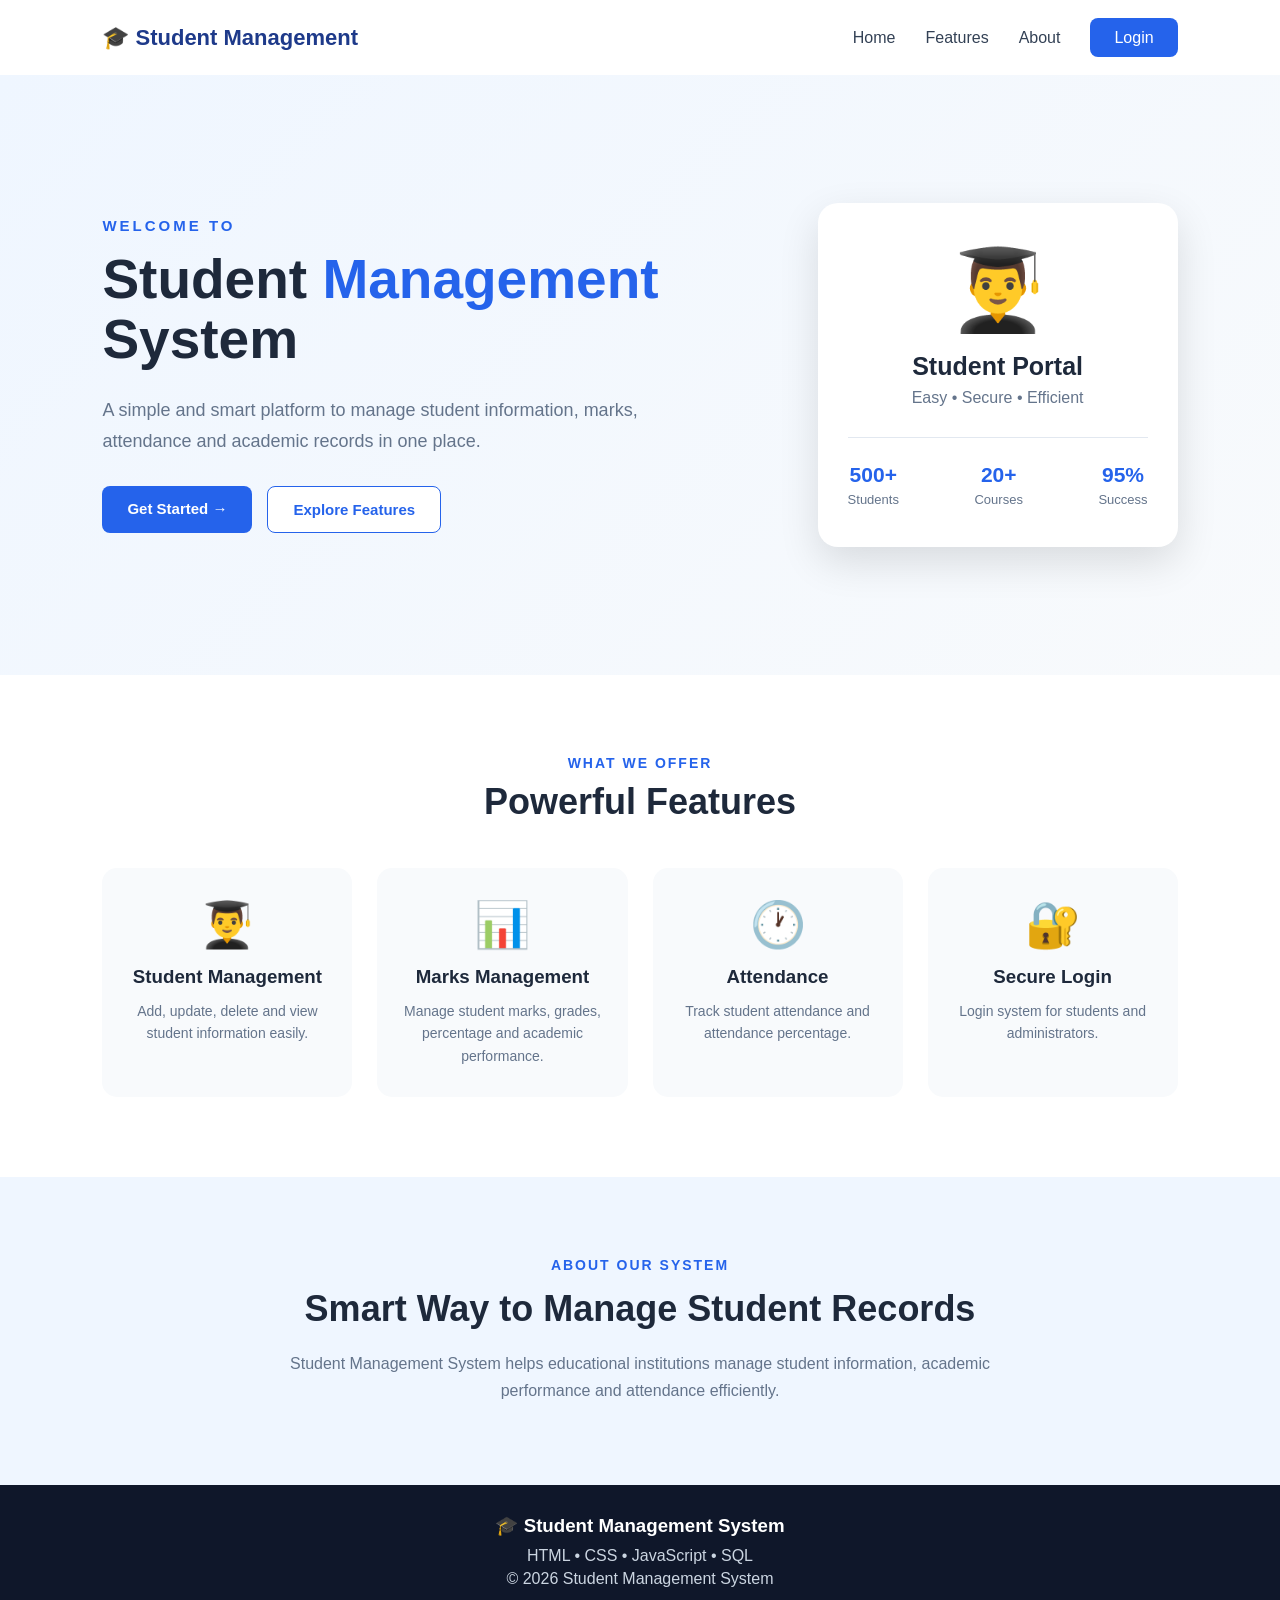
<file: Student-Management-system/index.html>
<!DOCTYPE html>
<html lang="en">

<head>
    <meta charset="UTF-8">
    <meta name="viewport" content="width=device-width, initial-scale=1.0">

    <title>Student Management System</title>

    <link rel="stylesheet" href="style.css">
</head>

<body>

    <!-- Navigation Bar -->
    <nav class="navbar">

        <div class="logo">
            🎓 Student Management
        </div>

        <ul class="nav-links">

            <li>
                <a href="index.html">Home</a>
            </li>

            <li>
                <a href="#features">Features</a>
            </li>

            <li>
                <a href="#about">About</a>
            </li>

            <li>
                <a href="login.php" class="login-btn">
                    Login
                </a>
            </li>

        </ul>

    </nav>


    <!-- Hero Section -->
    <section class="hero">

        <div class="hero-content">

            <p class="welcome">
                WELCOME TO
            </p>

            <h1>
                Student
                <span>Management</span>
                System
            </h1>

            <p class="hero-description">
                A simple and smart platform to manage student
                information, marks, attendance and academic records
                in one place.
            </p>

            <div class="buttons">

                <!-- Changed login.html to login.php -->
                <a href="login.php" class="primary-btn">
                    Get Started →
                </a>

                <button
                    class="secondary-btn"
                    onclick="scrollToFeatures()"
                >
                    Explore Features
                </button>

            </div>

        </div>


        <!-- Right Side Card -->
        <div class="hero-card">

            <div class="student-icon">
                👨‍🎓
            </div>

            <h2>
                Student Portal
            </h2>

            <p>
                Easy • Secure • Efficient
            </p>


            <div class="stats">

                <div class="stat">

                    <h3>
                        500+
                    </h3>

                    <p>
                        Students
                    </p>

                </div>


                <div class="stat">

                    <h3>
                        20+
                    </h3>

                    <p>
                        Courses
                    </p>

                </div>


                <div class="stat">

                    <h3>
                        95%
                    </h3>

                    <p>
                        Success
                    </p>

                </div>

            </div>

        </div>

    </section>


    <!-- Features Section -->
    <section
        class="features"
        id="features"
    >

        <div class="section-heading">

            <p>
                WHAT WE OFFER
            </p>

            <h2>
                Powerful Features
            </h2>

        </div>


        <div class="feature-container">


            <!-- Feature 1 -->
            <div class="feature-card">

                <div class="feature-icon">
                    👨‍🎓
                </div>

                <h3>
                    Student Management
                </h3>

                <p>
                    Add, update, delete and view student
                    information easily.
                </p>

            </div>


            <!-- Feature 2 -->
            <div class="feature-card">

                <div class="feature-icon">
                    📊
                </div>

                <h3>
                    Marks Management
                </h3>

                <p>
                    Manage student marks, grades,
                    percentage and academic performance.
                </p>

            </div>


            <!-- Feature 3 -->
            <div class="feature-card">

                <div class="feature-icon">
                    🕐
                </div>

                <h3>
                    Attendance
                </h3>

                <p>
                    Track student attendance and
                    attendance percentage.
                </p>

            </div>


            <!-- Feature 4 -->
            <div class="feature-card">

                <div class="feature-icon">
                    🔐
                </div>

                <h3>
                    Secure Login
                </h3>

                <p>
                    Login system for students and
                    administrators.
                </p>

            </div>

        </div>

    </section>


    <!-- About Section -->
    <section
        class="about"
        id="about"
    >

        <div class="about-content">

            <p class="about-title">
                ABOUT OUR SYSTEM
            </p>

            <h2>
                Smart Way to Manage
                Student Records
            </h2>

            <p>
                Student Management System helps educational
                institutions manage student information,
                academic performance and attendance efficiently.
            </p>

        </div>

    </section>


    <!-- Footer -->
    <footer>

        <h3>
            🎓 Student Management System
        </h3>

        <p>
            HTML • CSS • JavaScript • SQL
        </p>

        <p>
            © 2026 Student Management System
        </p>

    </footer>


    <script src="script.js"></script>

</body>

</html>
</file>
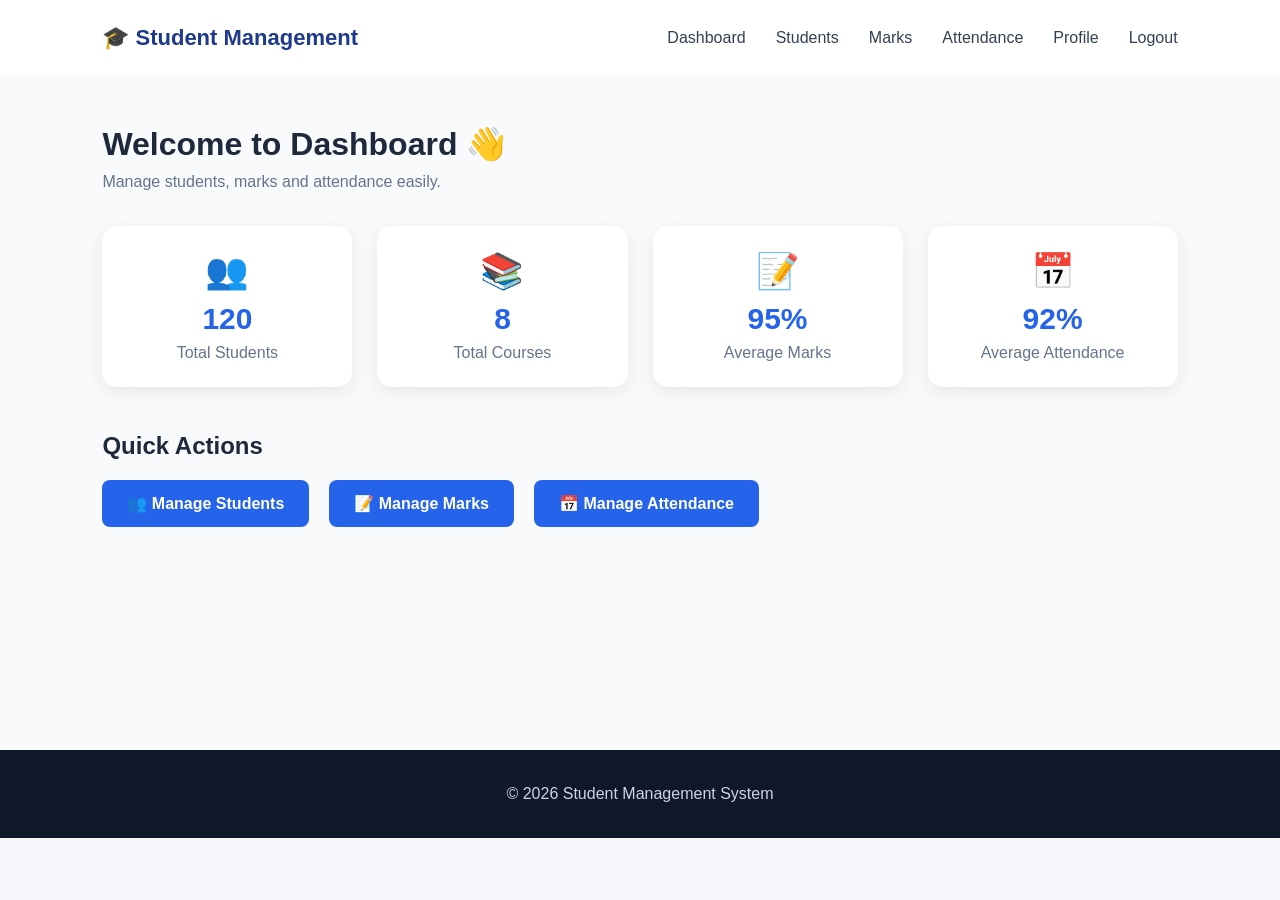
<file: Student-Management-system/dashboard.html>
<!DOCTYPE html>
<html>
<head>
    <meta charset="UTF-8">

    <title>Dashboard - Student Management System</title>

    <link rel="stylesheet" href="style.css">
</head>

<body>

<!-- Navigation Bar -->
<nav class="navbar">

    <div class="logo">
        🎓 Student Management
    </div>

    <div class="nav-links">
        <a href="dashboard.html">Dashboard</a>
<a href="students.php">Students</a>
<a href="marks.php">Marks</a>
<a href="attendance.php">Attendance</a>
<a href="profile.html">Profile</a>
<a href="login.php">Logout</a>
    </div>

</nav>


<!-- Dashboard -->
<section class="dashboard">

    <h1>Welcome to Dashboard 👋</h1>

    <p class="dashboard-subtitle">
        Manage students, marks and attendance easily.
    </p>


    <!-- Dashboard Cards -->
    <div class="dashboard-cards">

        <div class="dashboard-card">
            <div class="card-icon">👥</div>
            <h2>120</h2>
            <p>Total Students</p>
        </div>


        <div class="dashboard-card">
            <div class="card-icon">📚</div>
            <h2>8</h2>
            <p>Total Courses</p>
        </div>


        <div class="dashboard-card">
            <div class="card-icon">📝</div>
            <h2>95%</h2>
            <p>Average Marks</p>
        </div>


        <div class="dashboard-card">
            <div class="card-icon">📅</div>
            <h2>92%</h2>
            <p>Average Attendance</p>
        </div>

    </div>


    <!-- Quick Actions -->
    <div class="quick-section">

        <h2>Quick Actions</h2>

        <div class="quick-buttons">

            <a href="students.html" class="quick-btn">
                👥 Manage Students
            </a>

            <a href="marks.html" class="quick-btn">
                📝 Manage Marks
            </a>

            <a href="attendance.html" class="quick-btn">
                📅 Manage Attendance
            </a>

        </div>

    </div>

</section>


<!-- Footer -->
<footer>
    <p>© 2026 Student Management System</p>
</footer>

</body>
</html>
</file>
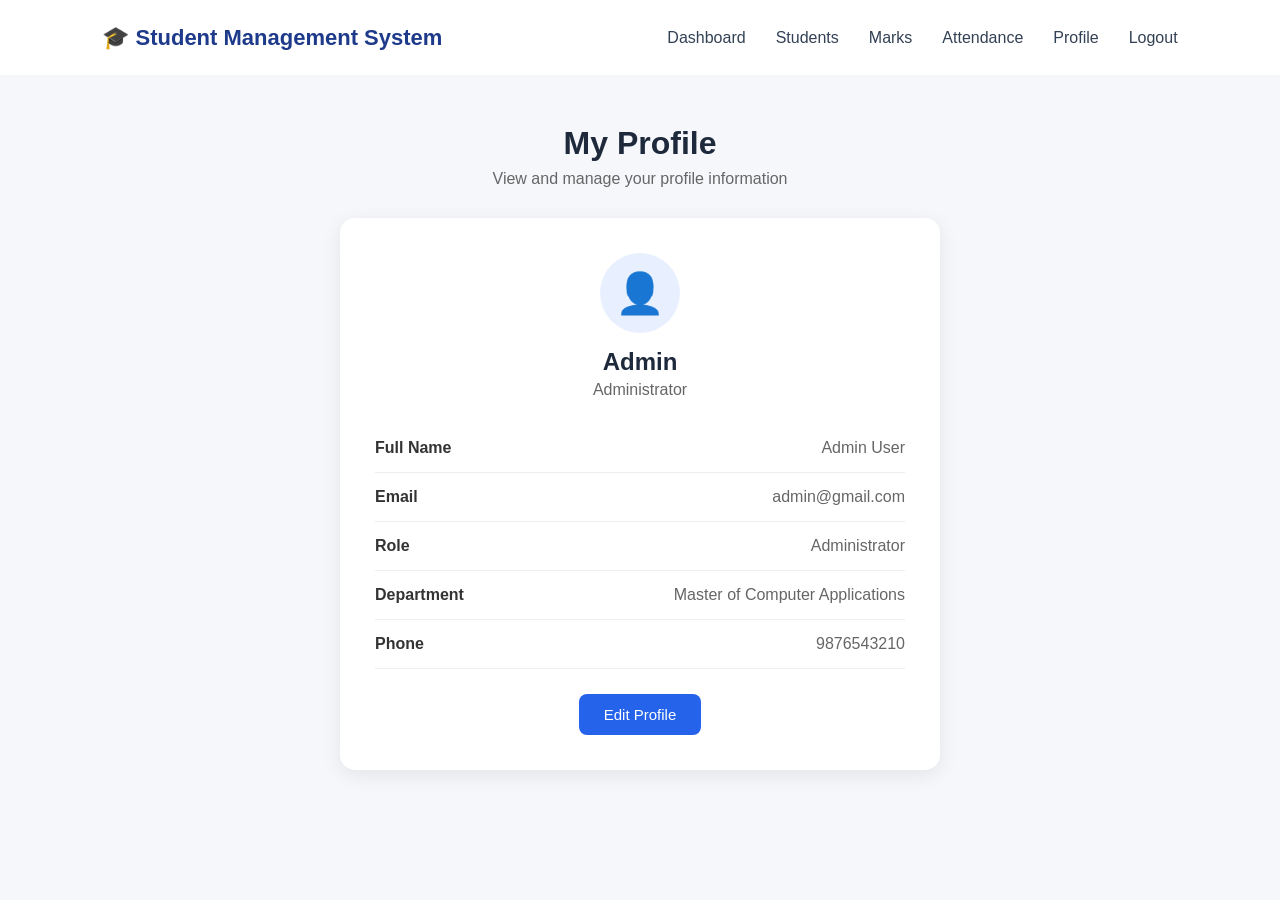
<file: Student-Management-system/profile.html>
<!DOCTYPE html>
<html>

<head>
    <meta charset="UTF-8">
    <title>Profile - Student Management System</title>
    <link rel="stylesheet" href="style.css">
</head>

<body>

    <!-- Navbar -->
   <nav class="navbar">

    <div class="logo">
        🎓 Student Management System
    </div>

    <div class="nav-links">

        <a href="dashboard.html">Dashboard</a>

        <a href="students.php">Students</a>

        <a href="marks.php">Marks</a>

        <a href="attendance.php">Attendance</a>

        <a href="profile.html" class="active">Profile</a>

        <a href="login.php">Logout</a>

    </div>

</nav>


    <!-- Profile Section -->
    <section class="profile-page">

        <h1>My Profile</h1>

        <p class="profile-subtitle">
            View and manage your profile information
        </p>


        <div class="profile-card">

            <!-- Profile Icon -->
            <div class="profile-icon">
                👤
            </div>

            <h2 id="profileName">Admin</h2>

            <p class="profile-role">
                Administrator
            </p>


            <div class="profile-details">

                <div class="profile-item">
                    <strong>Full Name</strong>
                    <span id="nameText">Admin User</span>

                    <input type="text"
                           id="nameInput"
                           value="Admin User"
                           style="display:none;">
                </div>


                <div class="profile-item">
                    <strong>Email</strong>
                    <span id="emailText">admin@gmail.com</span>

                    <input type="email"
                           id="emailInput"
                           value="admin@gmail.com"
                           style="display:none;">
                </div>


                <div class="profile-item">
                    <strong>Role</strong>
                    <span>Administrator</span>
                </div>


                <div class="profile-item">
                    <strong>Department</strong>
                    <span id="departmentText">
                        Master of Computer Applications
                    </span>

                    <input type="text"
                           id="departmentInput"
                           value="Master of Computer Applications"
                           style="display:none;">
                </div>


                <div class="profile-item">
                    <strong>Phone</strong>
                    <span id="phoneText">9876543210</span>

                    <input type="text"
                           id="phoneInput"
                           value="9876543210"
                           style="display:none;">
                </div>

            </div>


            <!-- Buttons -->

            <button class="edit-profile-btn"
                    id="editButton"
                    onclick="editProfile()">
                Edit Profile
            </button>


            <button class="save-profile-btn"
                    id="saveButton"
                    onclick="saveProfile()"
                    style="display:none;">
                Save Changes
            </button>


            <button class="cancel-profile-btn"
                    id="cancelButton"
                    onclick="cancelEdit()"
                    style="display:none;">
                Cancel
            </button>

        </div>

    </section>


    <script>

        // Edit Profile
        function editProfile() {

            document.getElementById("nameText").style.display = "none";
            document.getElementById("emailText").style.display = "none";
            document.getElementById("departmentText").style.display = "none";
            document.getElementById("phoneText").style.display = "none";


            document.getElementById("nameInput").style.display = "block";
            document.getElementById("emailInput").style.display = "block";
            document.getElementById("departmentInput").style.display = "block";
            document.getElementById("phoneInput").style.display = "block";


            document.getElementById("editButton").style.display = "none";

            document.getElementById("saveButton").style.display = "inline-block";

            document.getElementById("cancelButton").style.display = "inline-block";
        }


        // Save Profile
        function saveProfile() {

            let name = document.getElementById("nameInput").value;
            let email = document.getElementById("emailInput").value;
            let department = document.getElementById("departmentInput").value;
            let phone = document.getElementById("phoneInput").value;


            if (name === "" || email === "" || department === "" || phone === "") {

                alert("Please fill all fields!");
                return;
            }


            document.getElementById("nameText").textContent = name;
            document.getElementById("emailText").textContent = email;
            document.getElementById("departmentText").textContent = department;
            document.getElementById("phoneText").textContent = phone;


            document.getElementById("profileName").textContent = name;


            document.getElementById("nameText").style.display = "inline";
            document.getElementById("emailText").style.display = "inline";
            document.getElementById("departmentText").style.display = "inline";
            document.getElementById("phoneText").style.display = "inline";


            document.getElementById("nameInput").style.display = "none";
            document.getElementById("emailInput").style.display = "none";
            document.getElementById("departmentInput").style.display = "none";
            document.getElementById("phoneInput").style.display = "none";


            document.getElementById("editButton").style.display = "inline-block";

            document.getElementById("saveButton").style.display = "none";

            document.getElementById("cancelButton").style.display = "none";


            alert("Profile Updated Successfully!");
        }


        // Cancel Edit
        function cancelEdit() {

            document.getElementById("nameInput").value =
                document.getElementById("nameText").textContent;

            document.getElementById("emailInput").value =
                document.getElementById("emailText").textContent;

            document.getElementById("departmentInput").value =
                document.getElementById("departmentText").textContent;

            document.getElementById("phoneInput").value =
                document.getElementById("phoneText").textContent;


            document.getElementById("nameText").style.display = "inline";
            document.getElementById("emailText").style.display = "inline";
            document.getElementById("departmentText").style.display = "inline";
            document.getElementById("phoneText").style.display = "inline";


            document.getElementById("nameInput").style.display = "none";
            document.getElementById("emailInput").style.display = "none";
            document.getElementById("departmentInput").style.display = "none";
            document.getElementById("phoneInput").style.display = "none";


            document.getElementById("editButton").style.display = "inline-block";

            document.getElementById("saveButton").style.display = "none";

            document.getElementById("cancelButton").style.display = "none";
        }

    </script>

</body>

</html>
</file>
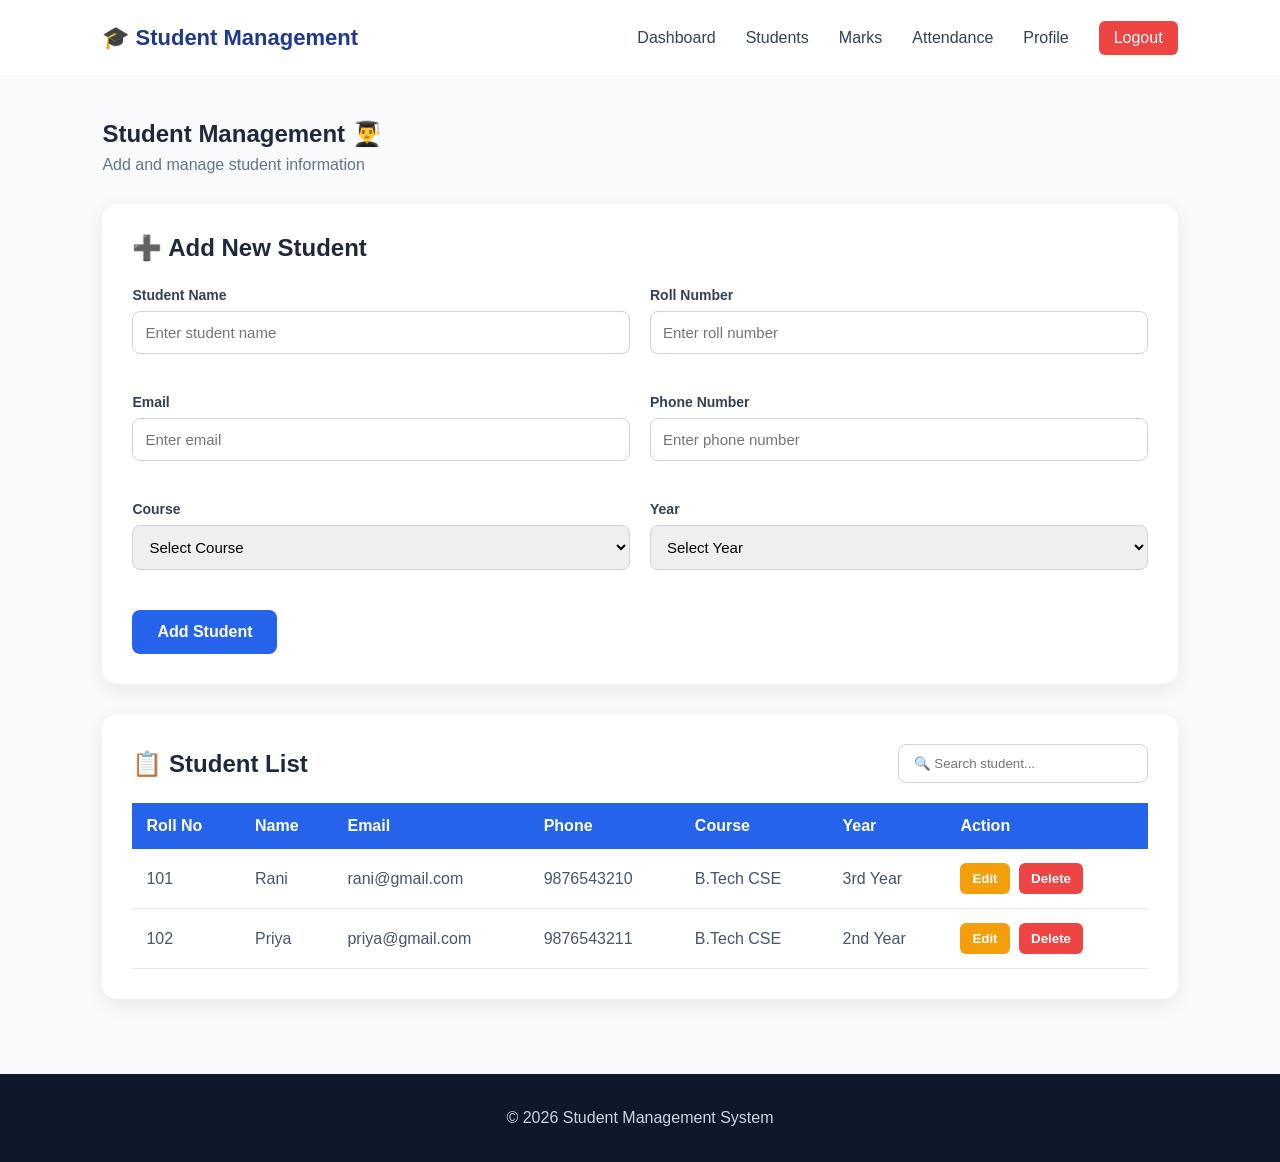
<file: Student-Management-system/students.html>
<!DOCTYPE html>
<html lang="en">

<head>
    <meta charset="UTF-8">

    <meta name="viewport"
          content="width=device-width, initial-scale=1.0">

    <title>Students - Student Management System</title>

    <link rel="stylesheet" href="style.css">
</head>

<body>

<!-- Navigation Bar -->

<nav class="navbar">

    <div class="logo">
        🎓 Student Management
    </div>

    <div class="nav-links">

        <a href="dashboard.html">Dashboard</a>

        <a href="students.html">Students</a>

        <a href="marks.html">Marks</a>

        <a href="attendance.html">Attendance</a>

        <a href="profile.html">Profile</a>

        <a href="index.html" class="logout-btn">
            Logout
        </a>

    </div>

</nav>


<!-- Students Section -->

<section class="students-page">

    <h1>Student Management 👨‍🎓</h1>

    <p class="students-subtitle">
        Add and manage student information
    </p>


    <!-- Add Student Form -->

    <div class="student-form-card">

        <h2>➕ Add New Student</h2>

        <form id="studentForm">

            <div class="form-row">

                <div class="input-group">

                    <label>Student Name</label>

                    <input
                        type="text"
                        id="studentName"
                        placeholder="Enter student name"
                        required
                    >

                </div>


                <div class="input-group">

                    <label>Roll Number</label>

                    <input
                        type="text"
                        id="rollNumber"
                        placeholder="Enter roll number"
                        required
                    >

                </div>

            </div>


            <div class="form-row">

                <div class="input-group">

                    <label>Email</label>

                    <input
                        type="email"
                        id="studentEmail"
                        placeholder="Enter email"
                        required
                    >

                </div>


                <div class="input-group">

                    <label>Phone Number</label>

                    <input
                        type="tel"
                        id="studentPhone"
                        placeholder="Enter phone number"
                        required
                    >

                </div>

            </div>


            <div class="form-row">

                <div class="input-group">

                    <label>Course</label>

                    <select id="studentCourse" required>

                        <option value="">
                            Select Course
                        </option>

                        <option value="B.Tech CSE">
                            B.Tech CSE
                        </option>

                        <option value="B.Tech ECE">
                            B.Tech ECE
                        </option>

                        <option value="B.Tech EEE">
                            B.Tech EEE
                        </option>

                        <option value="B.Tech MECH">
                            B.Tech MECH
                        </option>

                    </select>

                </div>


                <div class="input-group">

                    <label>Year</label>

                    <select id="studentYear" required>

                        <option value="">
                            Select Year
                        </option>

                        <option value="1st Year">
                            1st Year
                        </option>

                        <option value="2nd Year">
                            2nd Year
                        </option>

                        <option value="3rd Year">
                            3rd Year
                        </option>

                        <option value="4th Year">
                            4th Year
                        </option>

                    </select>

                </div>

            </div>


            <button type="submit" class="add-student-btn">
                Add Student
            </button>

        </form>

    </div>


    <!-- Student List -->

    <div class="student-list-card">

        <div class="student-list-header">

            <h2>📋 Student List</h2>

            <input
                type="text"
                id="searchStudent"
                placeholder="🔍 Search student..."
            >

        </div>


        <div class="table-container">

            <table>

                <thead>

                    <tr>

                        <th>Roll No</th>

                        <th>Name</th>

                        <th>Email</th>

                        <th>Phone</th>

                        <th>Course</th>

                        <th>Year</th>

                        <th>Action</th>

                    </tr>

                </thead>


                <tbody id="studentTableBody">

                    <tr>

                        <td>101</td>

                        <td>Rani</td>

                        <td>rani@gmail.com</td>

                        <td>9876543210</td>

                        <td>B.Tech CSE</td>

                        <td>3rd Year</td>

                        <td>

                            <button class="edit-btn">
                                Edit
                            </button>

                            <button class="delete-btn">
                                Delete
                            </button>

                        </td>

                    </tr>


                    <tr>

                        <td>102</td>

                        <td>Priya</td>

                        <td>priya@gmail.com</td>

                        <td>9876543211</td>

                        <td>B.Tech CSE</td>

                        <td>2nd Year</td>

                        <td>

                            <button class="edit-btn">
                                Edit
                            </button>

                            <button class="delete-btn">
                                Delete
                            </button>

                        </td>

                    </tr>

                </tbody>

            </table>

        </div>

    </div>

</section>


<!-- Footer -->

<footer>

    <p>
        © 2026 Student Management System
    </p>

</footer>


<script src="script.js"></script>

</body>

</html>
</file>
<file: Student-Management-system/style.css>
/* =========================
   BASIC SETTINGS
========================= */

* {
    margin: 0;
    padding: 0;
    box-sizing: border-box;
}

html {
    scroll-behavior: smooth;
}

body {
    font-family: Arial, sans-serif;
    background: #f5f7fb;
    color: #1e293b;
}


/* =========================
   NAVIGATION BAR
========================= */

.navbar {
    height: 75px;

    display: flex;
    align-items: center;
    justify-content: space-between;

    padding: 0 8%;

    background: white;

    box-shadow: 0 2px 10px rgba(0, 0, 0, 0.08);
}

.logo {
    font-size: 22px;
    font-weight: bold;
    color: #1e3a8a;
}

.nav-links {
    display: flex;
    align-items: center;
    gap: 30px;

    list-style: none;
}

.nav-links a {
    text-decoration: none;
    color: #334155;

    font-size: 16px;
    font-weight: 500;

    transition: 0.3s;
}

.nav-links a:hover {
    color: #2563eb;
}

.login-btn {
    background: #2563eb;

    color: white !important;

    padding: 11px 24px;

    border-radius: 8px;
}

.login-btn:hover {
    background: #1d4ed8;
}


/* =========================
   HERO SECTION
========================= */

.hero {
    min-height: 600px;

    padding: 80px 8%;

    display: flex;
    align-items: center;
    justify-content: space-between;
    gap: 60px;

    background: linear-gradient(
        135deg,
        #eff6ff,
        #f8fafc
    );
}

.hero-content {
    max-width: 600px;
}

.welcome {
    color: #2563eb;

    font-size: 15px;
    font-weight: bold;

    letter-spacing: 3px;

    margin-bottom: 15px;
}

.hero h1 {
    font-size: 55px;

    line-height: 1.1;

    margin-bottom: 25px;
}

.hero h1 span {
    color: #2563eb;
}

.hero-description {
    color: #64748b;

    font-size: 18px;

    line-height: 1.7;

    margin-bottom: 30px;
}


/* =========================
   BUTTONS
========================= */

.buttons {
    display: flex;
    gap: 15px;
}

.primary-btn,
.secondary-btn {
    padding: 14px 25px;

    border-radius: 8px;

    font-size: 15px;

    font-weight: bold;

    cursor: pointer;

    transition: 0.3s;
}

.primary-btn {
    border: none;

    background: #2563eb;

    color: white;
   
}
 .primary-btn {
    display: inline-block;
    text-decoration: none;
}

.primary-btn:hover {
    background: #1d4ed8;

    transform: translateY(-2px);
}

.secondary-btn {
    background: white;

    color: #2563eb;

    border: 1px solid #2563eb;
}

.secondary-btn:hover {
    background: #2563eb;

    color: white;
}


/* =========================
   HERO CARD
========================= */

.hero-card {
    width: 360px;

    padding: 40px 30px;

    text-align: center;

    background: white;

    border-radius: 20px;

    box-shadow:
        0 15px 40px rgba(0, 0, 0, 0.12);
}

.student-icon {
    font-size: 80px;

    margin-bottom: 15px;
}

.hero-card h2 {
    font-size: 25px;

    margin-bottom: 8px;
}

.hero-card > p {
    color: #64748b;
}


/* =========================
   STATISTICS
========================= */

.stats {
    display: flex;

    justify-content: space-between;

    margin-top: 30px;

    padding-top: 25px;

    border-top: 1px solid #e2e8f0;
}

.stat {
    text-align: center;
}

.stat h3 {
    color: #2563eb;

    font-size: 21px;

    margin-bottom: 5px;
}

.stat p {
    color: #64748b;

    font-size: 13px;
}


/* =========================
   FEATURES
========================= */

.features {
    padding: 80px 8%;

    background: white;
}

.section-heading {
    text-align: center;

    margin-bottom: 45px;
}

.section-heading p {
    color: #2563eb;

    font-size: 14px;

    font-weight: bold;

    letter-spacing: 2px;
}

.section-heading h2 {
    font-size: 36px;

    margin-top: 10px;
}

.feature-container {
    display: grid;

    grid-template-columns:
        repeat(4, 1fr);

    gap: 25px;
}

.feature-card {
    padding: 30px 25px;

    text-align: center;

    background: #f8fafc;

    border-radius: 15px;

    transition: 0.3s;
}

.feature-card:hover {
    transform: translateY(-8px);

    box-shadow:
        0 12px 30px rgba(0, 0, 0, 0.1);
}

.feature-icon {
    font-size: 45px;

    margin-bottom: 15px;
}

.feature-card h3 {
    margin-bottom: 12px;
}

.feature-card p {
    color: #64748b;

    line-height: 1.6;

    font-size: 14px;
}


/* =========================
   ABOUT SECTION
========================= */

.about {
    padding: 80px 8%;

    text-align: center;

    background: #eff6ff;
}

.about-content {
    max-width: 750px;

    margin: auto;
}

.about-title {
    color: #2563eb;

    font-weight: bold;

    font-size: 14px;

    letter-spacing: 2px;
}

.about h2 {
    font-size: 36px;

    margin: 15px 0 20px;
}

.about-content > p:last-child {
    color: #64748b;

    line-height: 1.7;

    font-size: 16px;
}


/* =========================
   FOOTER
========================= */

footer {
    padding: 30px;

    text-align: center;

    background: #0f172a;

    color: white;
}

footer h3 {
    margin-bottom: 10px;
}

footer p {
    color: #cbd5e1;

    margin: 5px;
}


/* =========================
   RESPONSIVE DESIGN
========================= */

@media (max-width: 900px) {

    .hero {
        flex-direction: column;

        text-align: center;
    }

    .buttons {
        justify-content: center;
    }

    .feature-container {
        grid-template-columns:
            repeat(2, 1fr);
    }

}


@media (max-width: 600px) {

    .navbar {
        height: auto;

        padding: 20px;

        flex-direction: column;

        gap: 20px;
    }

    .nav-links {
        gap: 15px;

        flex-wrap: wrap;

        justify-content: center;
    }

    .hero {
        padding: 50px 20px;
    }

    .hero h1 {
        font-size: 40px;
    }

    .hero-card {
        width: 100%;
    }

    .feature-container {
        grid-template-columns: 1fr;
    }

}
/* =========================
   LOGIN PAGE
========================= */

.login-page {
    min-height: 100vh;

    display: flex;

    align-items: center;
    justify-content: center;

    background: linear-gradient(
        135deg,
        #eff6ff,
        #f8fafc
    );

    padding: 30px;
}


.login-container {
    width: 900px;
    max-width: 100%;

    display: grid;

    grid-template-columns: 1fr 1fr;

    background: white;

    border-radius: 20px;

    overflow: hidden;

    box-shadow:
        0 20px 50px rgba(0, 0, 0, 0.15);
}


/* LEFT SIDE */

.login-info {
    padding: 60px 45px;

    background: #2563eb;

    color: white;

    display: flex;

    flex-direction: column;

    justify-content: center;
}

.big-icon {
    font-size: 70px;

    margin-bottom: 20px;
}

.login-info h1 {
    font-size: 38px;

    line-height: 1.2;

    margin-bottom: 20px;
}

.login-info > p {
    line-height: 1.7;

    opacity: 0.9;
}

.login-features {
    margin-top: 30px;
}

.login-features p {
    margin: 15px 0;

    font-size: 15px;
}


/* RIGHT SIDE */

.login-box {
    padding: 50px 45px;

    position: relative;
}

.back-home {
    text-decoration: none;

    color: #2563eb;

    font-size: 14px;

    font-weight: bold;
}

.login-box h2 {
    margin-top: 35px;

    font-size: 32px;
}

.login-subtitle {
    color: #64748b;

    margin: 8px 0 30px;
}


/* INPUTS */

.input-group {
    margin-bottom: 20px;
}

.input-group label {
    display: block;

    margin-bottom: 8px;

    font-size: 14px;

    font-weight: bold;
}

.input-group input {
    width: 100%;

    padding: 13px 15px;

    border: 1px solid #cbd5e1;

    border-radius: 8px;

    font-size: 15px;

    outline: none;

    transition: 0.3s;
}

.input-group input:focus {
    border-color: #2563eb;

    box-shadow:
        0 0 0 3px rgba(37, 99, 235, 0.1);
}


/* LOGIN OPTIONS */

.login-options {
    display: flex;

    justify-content: space-between;

    align-items: center;

    margin: 10px 0 25px;

    font-size: 13px;
}

.login-options a {
    text-decoration: none;

    color: #2563eb;
}


/* LOGIN BUTTON */

.login-submit {
    width: 100%;

    padding: 14px;

    border: none;

    border-radius: 8px;

    background: #2563eb;

    color: white;

    font-size: 16px;

    font-weight: bold;

    cursor: pointer;

    transition: 0.3s;
}

.login-submit:hover {
    background: #1d4ed8;

    transform: translateY(-2px);
}


/* REGISTER */

.register-text {
    text-align: center;

    margin-top: 25px;

    color: #64748b;

    font-size: 14px;
}

.register-text a {
    color: #2563eb;

    text-decoration: none;

    font-weight: bold;
}


/* LOGIN RESPONSIVE */

@media (max-width: 700px) {

    .login-container {
        grid-template-columns: 1fr;
    }

    .login-info {
        padding: 40px 30px;

        text-align: center;
    }

    .login-info h1 {
        font-size: 30px;
    }

    .login-box {
        padding: 40px 30px;
    }

}
.back-home-btn {
    display: block;
    width: 100%;
    text-align: center;

    margin-top: 20px;
    padding: 12px;

    background: #f1f5f9;
    color: #2563eb;

    text-decoration: none;
    font-weight: bold;

    border-radius: 8px;

    transition: 0.3s;
}

.back-home-btn:hover {
    background: #2563eb;
    color: white;
}
/* ================= DASHBOARD ================= */

.dashboard {
    padding: 50px 8%;
    min-height: 75vh;
    background: #f8fafc;
}

.dashboard h1 {
    font-size: 32px;
    color: #1e293b;
    margin-bottom: 10px;
}

.dashboard-subtitle {
    color: #64748b;
    margin-bottom: 35px;
}


/* Dashboard Cards */

.dashboard-cards {
    display: grid;
    grid-template-columns: repeat(4, 1fr);
    gap: 25px;
}

.dashboard-card {
    background: white;
    padding: 25px;
    border-radius: 15px;
    text-align: center;
    box-shadow: 0 5px 20px rgba(0,0,0,0.08);
    transition: 0.3s;
}

.dashboard-card:hover {
    transform: translateY(-5px);
}

.card-icon {
    font-size: 35px;
    margin-bottom: 10px;
}

.dashboard-card h2 {
    font-size: 30px;
    color: #2563eb;
    margin: 5px;
}

.dashboard-card p {
    color: #64748b;
    margin-top: 8px;
}


/* Quick Actions */

.quick-section {
    margin-top: 45px;
}

.quick-section h2 {
    color: #1e293b;
    margin-bottom: 20px;
}

.quick-buttons {
    display: flex;
    gap: 20px;
    flex-wrap: wrap;
}

.quick-btn {
    background: #2563eb;
    color: white;
    text-decoration: none;
    padding: 14px 25px;
    border-radius: 8px;
    font-weight: bold;
    transition: 0.3s;
}

.quick-btn:hover {
    background: #1d4ed8;
    transform: translateY(-2px);
}


/* Logout Button */

.logout-btn {
    background: #ef4444;
    color: white !important;
    padding: 8px 15px;
    border-radius: 6px;
}

.logout-btn:hover {
    background: #dc2626;
}


/* Responsive */

@media (max-width: 900px) {

    .dashboard-cards {
        grid-template-columns: repeat(2, 1fr);
    }

}

@media (max-width: 600px) {

    .dashboard-cards {
        grid-template-columns: 1fr;
    }

    .quick-buttons {
        flex-direction: column;
    }

    .quick-btn {
        text-align: center;
    }

}
/* ================= STUDENTS PAGE ================= */

.students-page {
    padding: 45px 8%;
    background: #f8fafc;
    min-height: 80vh;
}

.students-page h1 {
    color: #1e293b;
    margin-bottom: 8px;
}

.students-subtitle {
    color: #64748b;
    margin-bottom: 30px;
}


/* Add Student Form */

.student-form-card,
.student-list-card {
    background: white;
    padding: 30px;
    border-radius: 15px;
    box-shadow: 0 5px 20px rgba(0,0,0,0.08);
    margin-bottom: 30px;
}

.student-form-card h2,
.student-list-card h2 {
    color: #1e293b;
    margin-bottom: 25px;
}

.form-row {
    display: grid;
    grid-template-columns: 1fr 1fr;
    gap: 20px;
    margin-bottom: 20px;
}

.input-group {
    display: flex;
    flex-direction: column;
}

.input-group label {
    margin-bottom: 8px;
    font-weight: bold;
    color: #334155;
}

.input-group input,
.input-group select {
    padding: 12px;
    border: 1px solid #cbd5e1;
    border-radius: 8px;
    font-size: 15px;
    outline: none;
}

.input-group input:focus,
.input-group select:focus {
    border-color: #2563eb;
}


/* Add Student Button */

.add-student-btn {
    background: #2563eb;
    color: white;
    border: none;
    padding: 13px 25px;
    border-radius: 8px;
    font-size: 16px;
    font-weight: bold;
    cursor: pointer;
}

.add-student-btn:hover {
    background: #1d4ed8;
}


/* Student List Header */

.student-list-header {
    display: flex;
    justify-content: space-between;
    align-items: center;
    gap: 20px;
    margin-bottom: 20px;
}

.student-list-header h2 {
    margin: 0;
}

#searchStudent {
    width: 250px;
    padding: 11px 15px;
    border: 1px solid #cbd5e1;
    border-radius: 8px;
    outline: none;
}


/* Table */

.table-container {
    overflow-x: auto;
}

table {
    width: 100%;
    border-collapse: collapse;
}

table th {
    background: #2563eb;
    color: white;
    padding: 14px;
    text-align: left;
}

table td {
    padding: 14px;
    border-bottom: 1px solid #e2e8f0;
    color: #475569;
}

table tr:hover {
    background: #f8fafc;
}


/* Edit & Delete Buttons */

.edit-btn,
.delete-btn {
    border: none;
    padding: 8px 12px;
    border-radius: 6px;
    cursor: pointer;
    font-weight: bold;
    margin-right: 5px;
}

.edit-btn {
    background: #f59e0b;
    color: white;
}

.delete-btn {
    background: #ef4444;
    color: white;
}

.edit-btn:hover {
    background: #d97706;
}

.delete-btn:hover {
    background: #dc2626;
}


/* Responsive */

@media (max-width: 700px) {

    .form-row {
        grid-template-columns: 1fr;
    }

    .student-list-header {
        flex-direction: column;
        align-items: stretch;
    }

    #searchStudent {
        width: auto;
    }
}
/* ================= MARKS PAGE ================= */

.marks-page {
    padding: 45px 8%;
    background: #f8fafc;
    min-height: 80vh;
}

.marks-page h1 {
    color: #1e293b;
    margin-bottom: 8px;
}

.marks-subtitle {
    color: #64748b;
    margin-bottom: 30px;
}

/* Marks Form */

.marks-form-card,
.marks-list-card {
    background: white;
    padding: 30px;
    border-radius: 15px;
    box-shadow: 0 5px 20px rgba(0,0,0,0.08);
    margin-bottom: 30px;
}

.marks-form-card h2,
.marks-list-card h2 {
    color: #1e293b;
    margin-bottom: 25px;
}

/* Form Row */

.marks-form-row {
    display: grid;
    grid-template-columns: 1fr 1fr;
    gap: 20px;
    margin-bottom: 20px;
}

.marks-input-group {
    display: flex;
    flex-direction: column;
}

.marks-input-group label {
    margin-bottom: 8px;
    font-weight: bold;
    color: #334155;
}

.marks-input-group input,
.marks-input-group select {
    padding: 12px;
    border: 1px solid #cbd5e1;
    border-radius: 8px;
    font-size: 15px;
    outline: none;
}

.marks-input-group input:focus,
.marks-input-group select:focus {
    border-color: #2563eb;
}

/* Add Marks Button */

.add-marks-btn {
    background: #2563eb;
    color: white;
    border: none;
    padding: 13px 25px;
    border-radius: 8px;
    font-size: 16px;
    font-weight: bold;
    cursor: pointer;
}

.add-marks-btn:hover {
    background: #1d4ed8;
}

/* Marks List Header */

.marks-list-header {
    display: flex;
    justify-content: space-between;
    align-items: center;
    gap: 20px;
    margin-bottom: 20px;
}

.marks-list-header h2 {
    margin: 0;
}

#searchMarks {
    width: 250px;
    padding: 11px 15px;
    border: 1px solid #cbd5e1;
    border-radius: 8px;
    outline: none;
}

/* Table */

.marks-table-container {
    overflow-x: auto;
}

.marks-table {
    width: 100%;
    border-collapse: collapse;
}

.marks-table th {
    background: #2563eb;
    color: white;
    padding: 14px;
    text-align: left;
}

.marks-table td {
    padding: 14px;
    border-bottom: 1px solid #e2e8f0;
    color: #475569;
}

.marks-table tr:hover {
    background: #f8fafc;
}

/* Edit & Delete Buttons */

.marks-edit-btn,
.marks-delete-btn {
    border: none;
    padding: 8px 12px;
    border-radius: 6px;
    cursor: pointer;
    font-weight: bold;
    margin-right: 5px;
}

.marks-edit-btn {
    background: #f59e0b;
    color: white;
}

.marks-delete-btn {
    background: #ef4444;
    color: white;
}

.marks-edit-btn:hover {
    background: #d97706;
}

.marks-delete-btn:hover {
    background: #dc2626;
}

/* Responsive */

@media (max-width: 700px) {

    .marks-form-row {
        grid-template-columns: 1fr;
    }

    .marks-list-header {
        flex-direction: column;
        align-items: stretch;
    }

    #searchMarks {
        width: auto;
    }
}
/* ================= ATTENDANCE PAGE ================= */

.attendance-page {
    padding: 45px 8%;
    background: #f8fafc;
    min-height: 80vh;
}

.attendance-page h1 {
    color: #1e293b;
    margin-bottom: 8px;
}

.attendance-subtitle {
    color: #64748b;
    margin-bottom: 30px;
}


/* Attendance Form */

.attendance-form-card,
.attendance-list-card {
    background: white;
    padding: 30px;
    border-radius: 15px;
    box-shadow: 0 5px 20px rgba(0,0,0,0.08);
    margin-bottom: 30px;
}

.attendance-form-card h2,
.attendance-list-card h2 {
    color: #1e293b;
    margin-bottom: 25px;
}


/* Form Row */

.attendance-form-row {
    display: grid;
    grid-template-columns: 1fr 1fr;
    gap: 20px;
    margin-bottom: 20px;
}

.attendance-input-group {
    display: flex;
    flex-direction: column;
}

.attendance-input-group label {
    margin-bottom: 8px;
    font-weight: bold;
    color: #334155;
}

.attendance-input-group input,
.attendance-input-group select {
    padding: 12px;
    border: 1px solid #cbd5e1;
    border-radius: 8px;
    font-size: 15px;
    outline: none;
}

.attendance-input-group input:focus,
.attendance-input-group select:focus {
    border-color: #2563eb;
}


/* Mark Attendance Button */

.add-attendance-btn {
    background: #2563eb;
    color: white;
    border: none;
    padding: 13px 25px;
    border-radius: 8px;
    font-size: 16px;
    font-weight: bold;
    cursor: pointer;
}

.add-attendance-btn:hover {
    background: #1d4ed8;
}


/* Attendance List Header */

.attendance-list-header {
    display: flex;
    justify-content: space-between;
    align-items: center;
    gap: 20px;
    margin-bottom: 20px;
}

.attendance-list-header h2 {
    margin: 0;
}

#searchAttendance {
    width: 250px;
    padding: 11px 15px;
    border: 1px solid #cbd5e1;
    border-radius: 8px;
    outline: none;
}


/* Attendance Table */

.attendance-table-container {
    overflow-x: auto;
}

.attendance-table {
    width: 100%;
    border-collapse: collapse;
}

.attendance-table th {
    background: #2563eb;
    color: white;
    padding: 14px;
    text-align: left;
}

.attendance-table td {
    padding: 14px;
    border-bottom: 1px solid #e2e8f0;
    color: #475569;
}

.attendance-table tr:hover {
    background: #f8fafc;
}


/* Status */

.present-status,
.absent-status {
    padding: 6px 12px;
    border-radius: 20px;
    font-weight: bold;
    font-size: 13px;
}

.present-status {
    background: #dcfce7;
    color: #15803d;
}

.absent-status {
    background: #fee2e2;
    color: #dc2626;
}


/* Edit & Delete Buttons */

.attendance-edit-btn,
.attendance-delete-btn {
    border: none;
    padding: 8px 12px;
    border-radius: 6px;
    cursor: pointer;
    font-weight: bold;
    margin-right: 5px;
}

.attendance-edit-btn {
    background: #f59e0b;
    color: white;
}

.attendance-delete-btn {
    background: #ef4444;
    color: white;
}

.attendance-edit-btn:hover {
    background: #d97706;
}

.attendance-delete-btn:hover {
    background: #dc2626;
}


/* Responsive */

@media (max-width: 700px) {

    .attendance-form-row {
        grid-template-columns: 1fr;
    }

    .attendance-list-header {
        flex-direction: column;
        align-items: stretch;
    }

    #searchAttendance {
        width: auto;
    }
}
/* ================= PROFILE PAGE ================= */

.profile-page {
    padding: 50px 8%;
    min-height: 80vh;
    background: #f5f7fb;
    text-align: center;
}

.profile-page h1 {
    font-size: 32px;
    margin-bottom: 8px;
}

.profile-subtitle {
    color: #666;
    margin-bottom: 30px;
}

.profile-card {
    background: white;
    max-width: 600px;
    margin: auto;
    padding: 35px;
    border-radius: 15px;
    box-shadow: 0 5px 20px rgba(0,0,0,0.08);
}

.profile-icon {
    width: 80px;
    height: 80px;
    margin: auto;
    border-radius: 50%;
    background: #e8f0ff;
    display: flex;
    align-items: center;
    justify-content: center;
    font-size: 40px;
}

.profile-card h2 {
    margin-top: 15px;
    margin-bottom: 5px;
}

.profile-role {
    color: #666;
    margin-bottom: 25px;
}

.profile-details {
    text-align: left;
    margin-top: 20px;
}

.profile-item {
    display: flex;
    justify-content: space-between;
    gap: 20px;
    padding: 15px 0;
    border-bottom: 1px solid #eee;
}

.profile-item strong {
    color: #333;
}

.profile-item span {
    color: #666;
    text-align: right;
}

.edit-profile-btn {
    margin-top: 25px;
    padding: 12px 25px;
    border: none;
    border-radius: 8px;
    background: #2563eb;
    color: white;
    font-size: 15px;
    cursor: pointer;
}

.edit-profile-btn:hover {
    background: #1d4ed8;
}


/* Mobile */
@media (max-width: 700px) {

    .profile-card {
        padding: 25px 20px;
    }

    .profile-item {
        flex-direction: column;
        gap: 5px;
    }

    .profile-item span {
        text-align: left;
    }

}
</file>
